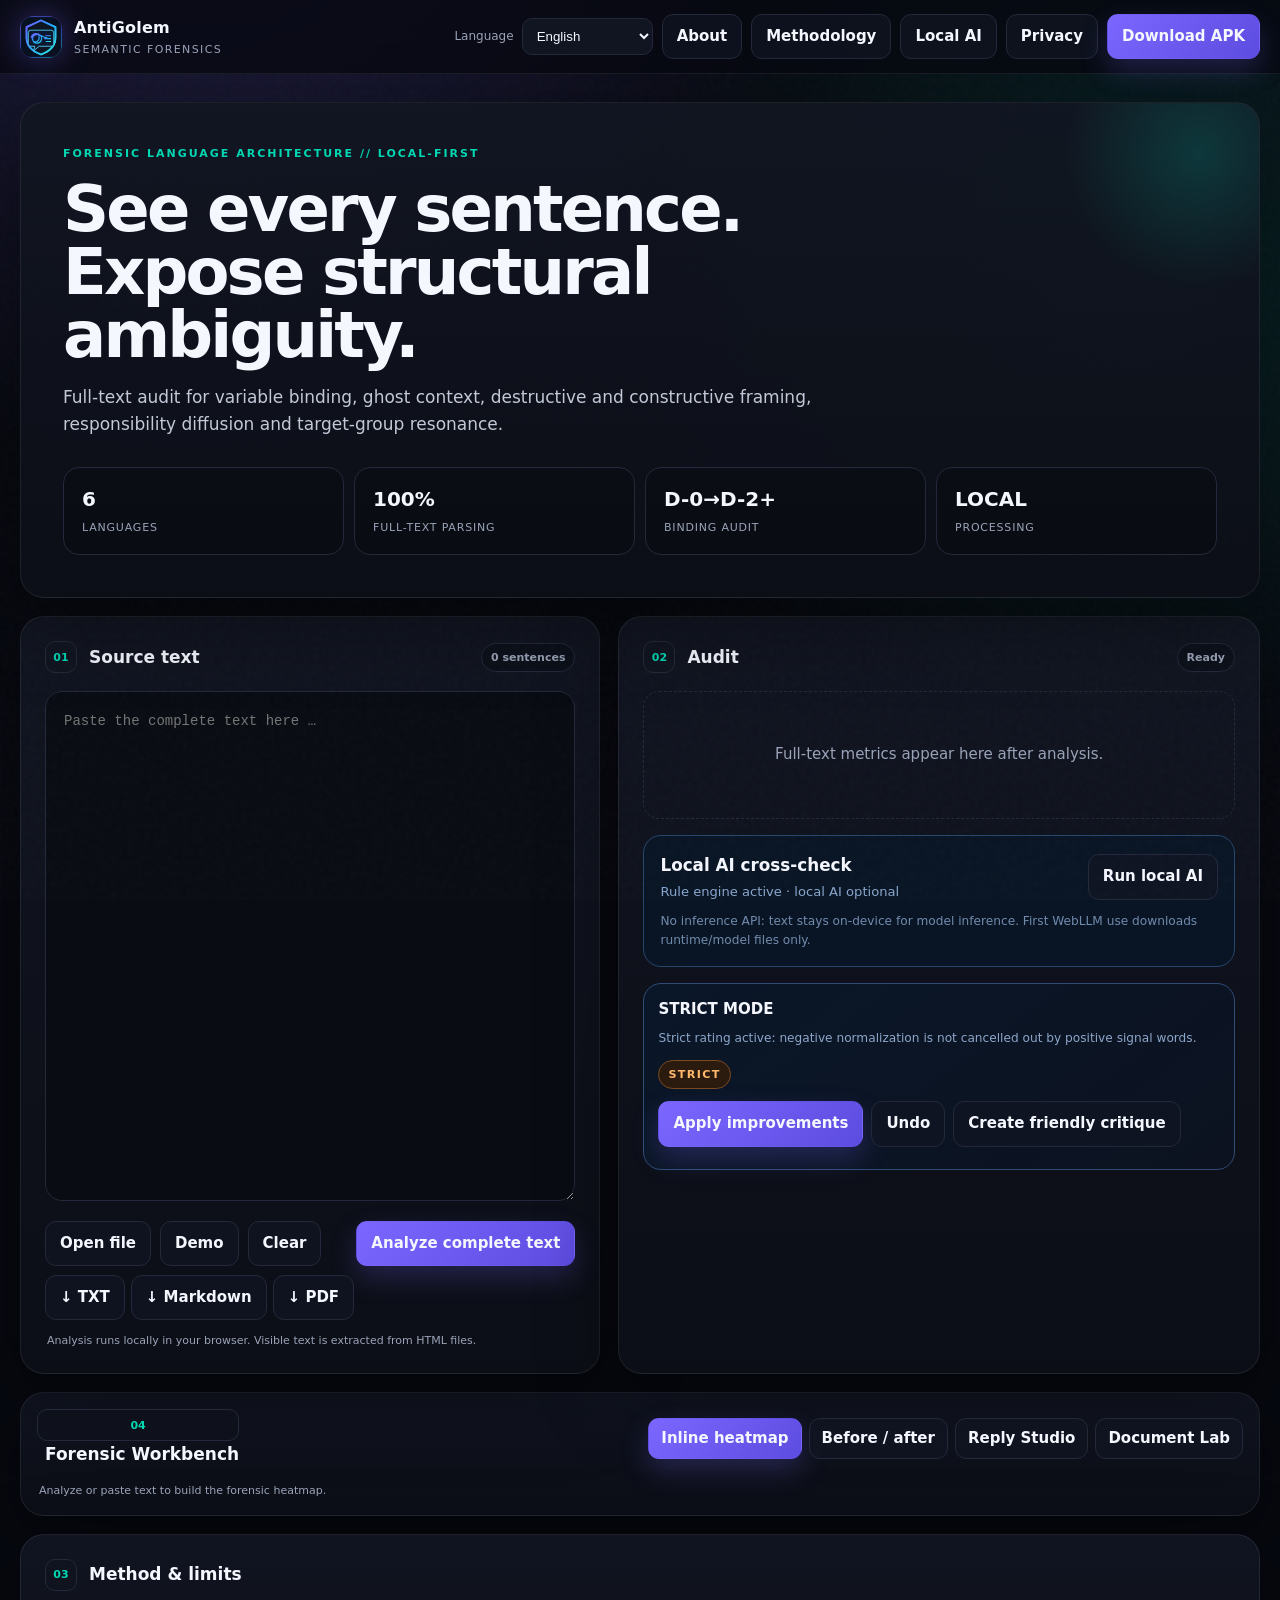
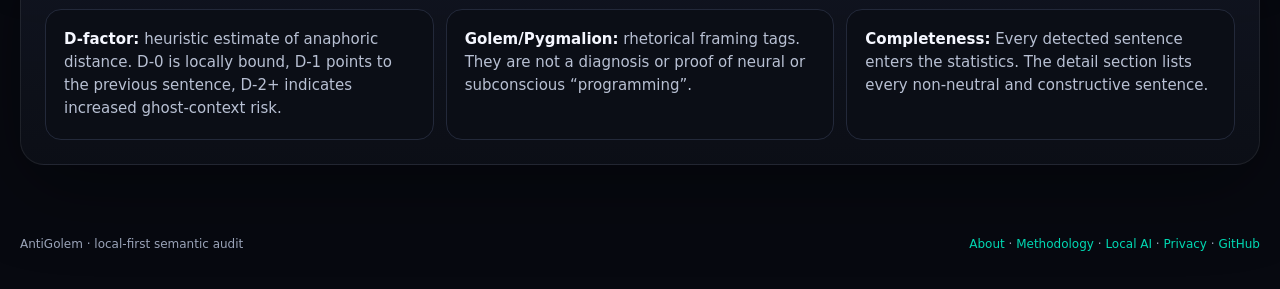
<file: index.html>
<!doctype html>
<html lang="en">
<head>
  <meta charset="utf-8" />
  <meta name="viewport" content="width=device-width,initial-scale=1,viewport-fit=cover" />
  <meta name="theme-color" content="#090b12" />
  <meta name="description" content="AntiGolem — local-first semantic forensics and sentence-by-sentence language audit." />
  <title>AntiGolem — Semantic Forensics</title>
  <link rel="icon" href="assets/brand/antigolem-logo.svg" type="image/svg+xml" />
  <link rel="manifest" href="manifest.webmanifest" />
  <link rel="stylesheet" href="styles.css" />
  <script src="locale-bootstrap.js"></script>
</head>
<body>
  <div class="noise"></div>
  <header class="topbar">
    <a class="brand" href="#top" aria-label="AntiGolem home">
      <span class="brandMark" aria-hidden="true" style="overflow:hidden;padding:0"><img src="assets/brand/antigolem-logo.svg" alt="" style="width:100%;height:100%;display:block" /></span>
      <span><b>AntiGolem</b><small>Semantic Forensics</small></span>
    </a>
    <div class="topActions">
      <label class="selectWrap"><span data-i18n="language">Language</span>
        <select id="languageSelect" aria-label="Language">
          <option value="de">Deutsch</option><option value="en">English</option><option value="fr">Français</option>
          <option value="es">Español</option><option value="it">Italiano</option><option value="nl">Nederlands</option>
        </select>
      </label>
      <a class="button ghost" href="about.html">About</a>
      <a class="button ghost" href="methodology.html">Methodology</a>
      <a class="button ghost" href="local-ai.html">Local AI</a>
      <a class="button ghost" href="privacy.html" data-i18n="privacy">Privacy</a>
      <a class="button primary" href="https://github.com/chekento/antigolem/releases/latest/download/AntiGolem.apk" data-i18n="apk">Download APK</a>
    </div>
  </header>

  <main id="top">
    <section class="hero panel glow">
      <div class="eyebrow">FORENSIC LANGUAGE ARCHITECTURE // LOCAL-FIRST</div>
      <h1 data-i18n="heroTitle">See every sentence. Expose structural ambiguity.</h1>
      <p data-i18n="heroText">Full-text audit for variable binding, ghost context, destructive and constructive framing, responsibility diffusion and target-group resonance.</p>
      <div class="heroGrid">
        <div><b>6</b><span data-i18n="languages">Languages</span></div>
        <div><b>100%</b><span data-i18n="fullText">Full-text parsing</span></div>
        <div><b>D-0→D-2+</b><span>Binding audit</span></div>
        <div><b>LOCAL</b><span data-i18n="processing">Processing</span></div>
      </div>
    </section>

    <section class="workspace">
      <article class="panel inputPanel">
        <div class="sectionHead"><div><span class="step">01</span><h2 data-i18n="source">Source text</h2></div><span id="sentencePreview" class="pill">0 sentences</span></div>
        <textarea id="sourceText" spellcheck="false" data-i18n-placeholder="placeholder" placeholder="Paste the complete text here …"></textarea>
        <div class="toolRow">
          <label class="button ghost fileButton"><input id="fileInput" type="file" accept=".txt,.md,.html,.htm,.csv,.json,text/plain,text/markdown,text/html" /><span data-i18n="file">Open file</span></label>
          <button id="demoBtn" class="button ghost" type="button" data-i18n="demo">Demo</button>
          <button id="clearBtn" class="button ghost" type="button" data-i18n="clear">Clear</button>
          <button id="analyzeBtn" class="button primary wide" type="button" data-i18n="analyze">Analyze complete text</button>
        </div>
        <p class="micro" data-i18n="localNote">Analysis runs locally in your browser. Visible text is extracted from HTML files.</p>
      </article>

      <article class="panel resultPanel">
        <div class="sectionHead"><div><span class="step">02</span><h2 data-i18n="audit">Audit</h2></div><span id="statusPill" class="pill idle" data-i18n="ready">Ready</span></div>
        <div id="metricGrid" class="metrics emptyState"><p data-i18n="empty">Full-text metrics appear here after analysis.</p></div>
        <div id="reportActions" class="toolRow hidden"><button id="copyBtn" class="button ghost" type="button" data-i18n="copy">Copy protocol</button><button id="downloadBtn" class="button ghost" type="button" data-i18n="download">Download Markdown</button></div>
        <pre id="report" class="report" aria-live="polite"></pre>
      </article>
    </section>

    <section class="panel methodology">
      <div><span class="step">03</span><h2 data-i18n="method">Method &amp; limits</h2></div>
      <div class="methodGrid">
        <p data-i18n="method1"><b>D-factor:</b> heuristic estimate of anaphoric distance. D-0 is locally bound, D-1 points to the previous sentence, D-2+ indicates increased ghost-context risk.</p>
        <p data-i18n="method2"><b>Golem/Pygmalion:</b> rhetorical framing tags. They are not a diagnosis or proof of neural or subconscious “programming”.</p>
        <p data-i18n="method3"><b>Completeness:</b> Every detected sentence enters the statistics. The detail section lists every non-neutral and constructive sentence.</p>
      </div>
    </section>
  </main>

  <footer><span>AntiGolem · local-first semantic audit</span><span><a href="about.html">About</a> · <a href="methodology.html">Methodology</a> · <a href="local-ai.html">Local AI</a> · <a href="privacy.html">Privacy</a> · <a href="https://github.com/chekento/antigolem">GitHub</a></span></footer>
  <script src="app.js"></script>
  <script src="report-i18n.js"></script>
  <script src="advanced-stats.js"></script>
  <script src="local-ai.js"></script>
  <script src="editor-tools.js"></script>
  <script src="workbench.js"></script>
  <script src="share-tools.js"></script>
  <script src="export-tools.js"></script>
</body>
</html>
</file>
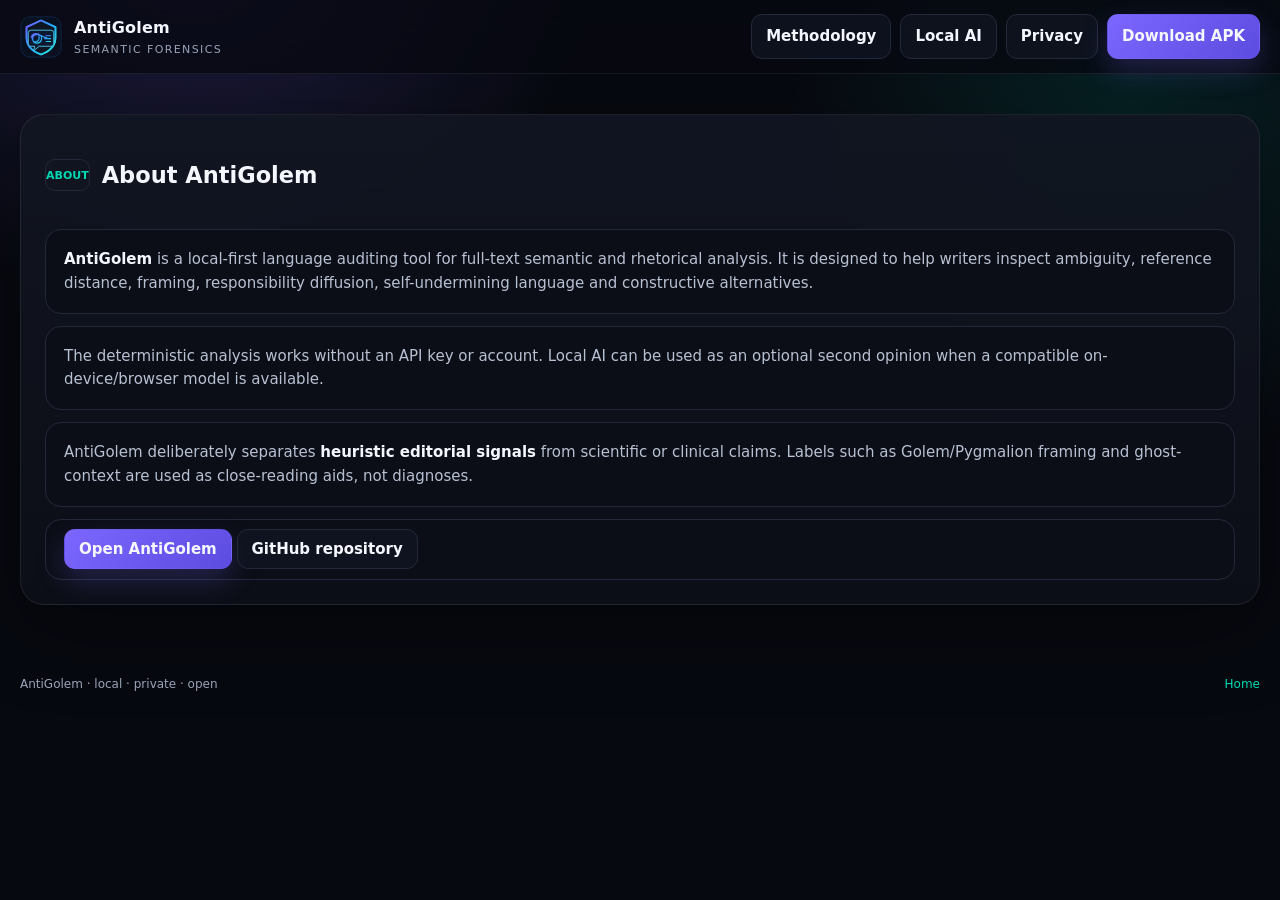
<file: about/index.html>
<!doctype html><meta charset="utf-8"><meta http-equiv="refresh" content="0;url=../about.html"><link rel="canonical" href="../about.html"><title>About AntiGolem</title><p>Redirecting to <a href="../about.html">About AntiGolem</a>…</p>
</file>
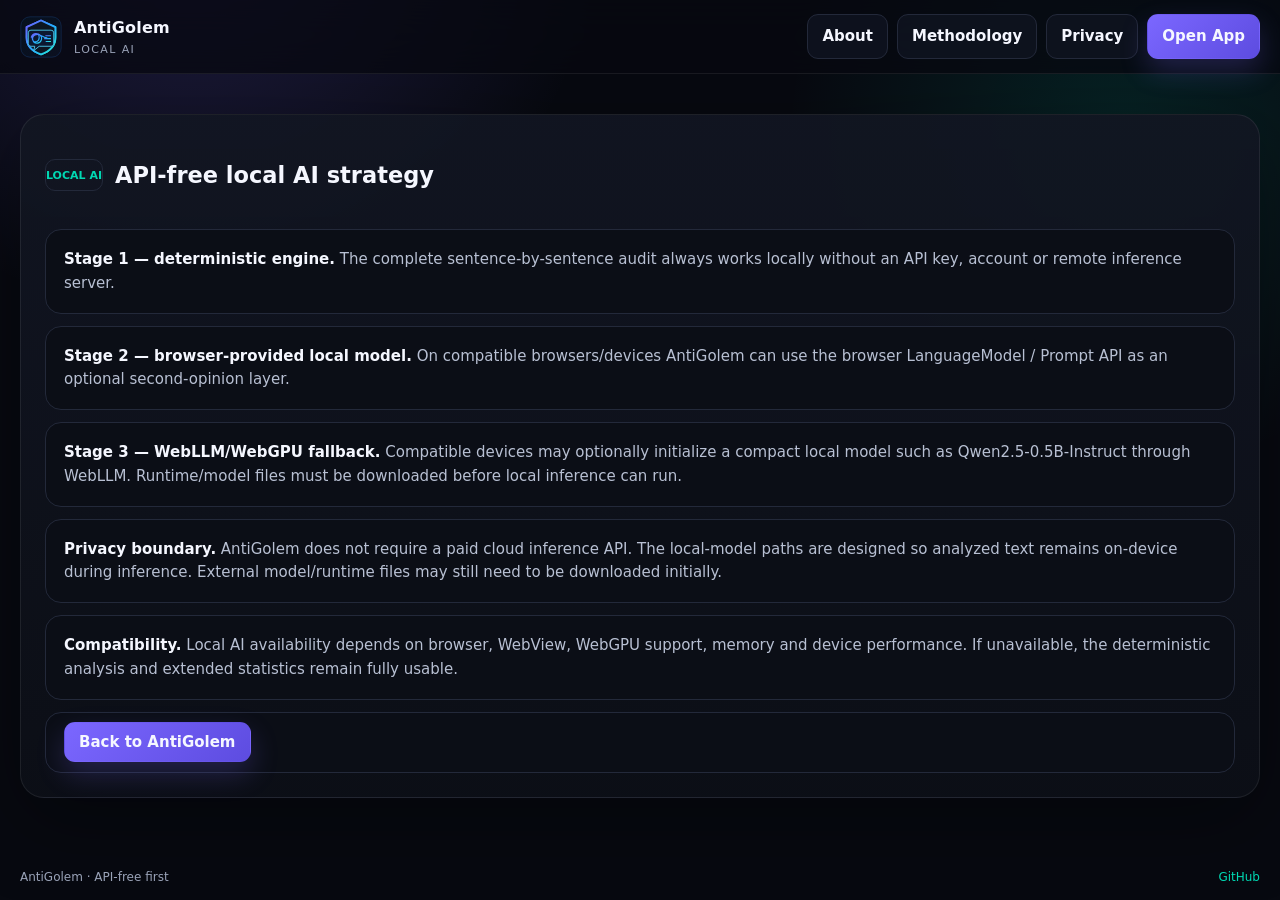
<file: local-ai/index.html>
<!doctype html><meta charset="utf-8"><meta http-equiv="refresh" content="0;url=../local-ai.html"><link rel="canonical" href="../local-ai.html"><title>AntiGolem Local AI</title><p>Redirecting to <a href="../local-ai.html">AntiGolem Local AI</a>…</p>
</file>
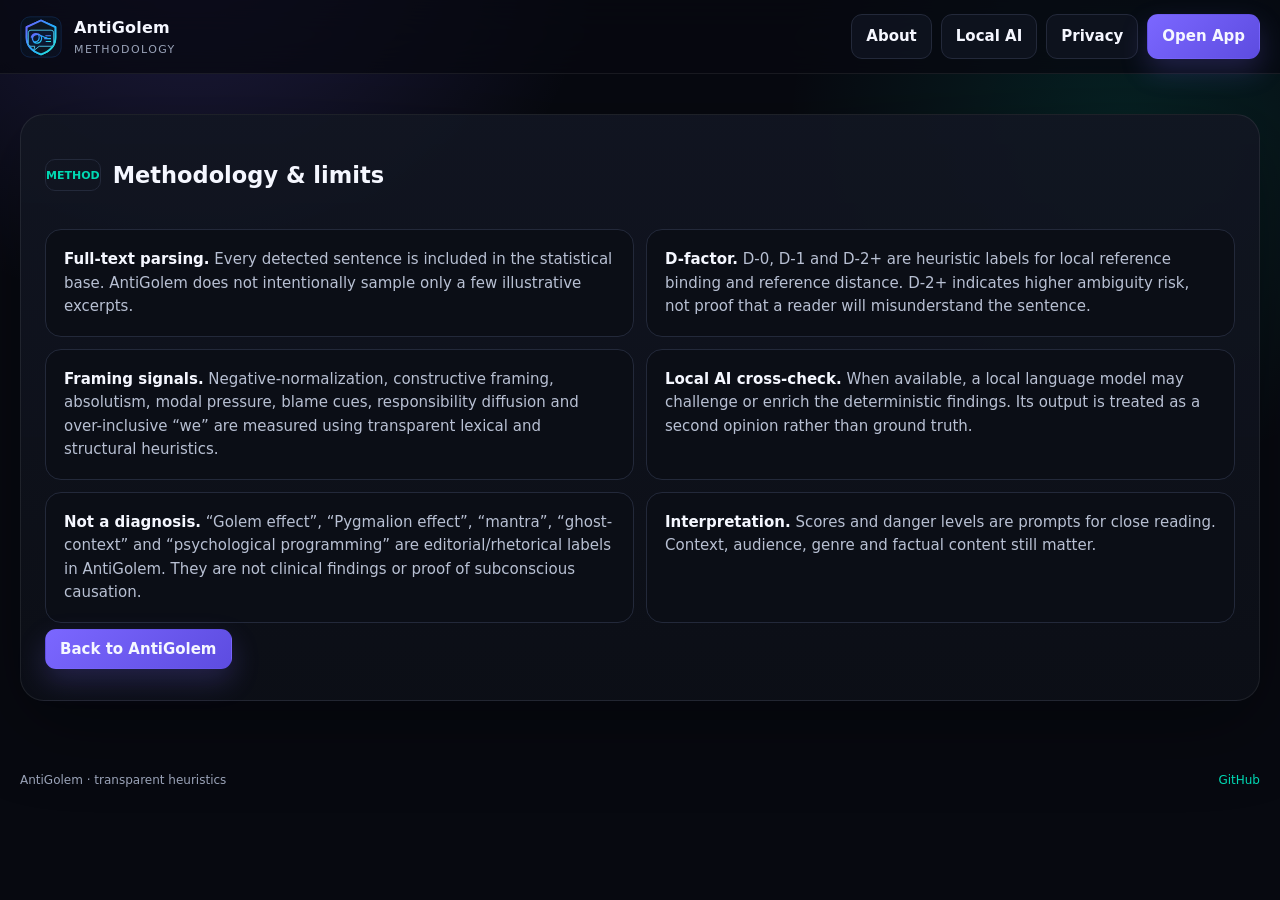
<file: methodology/index.html>
<!doctype html><meta charset="utf-8"><meta http-equiv="refresh" content="0;url=../methodology.html"><link rel="canonical" href="../methodology.html"><title>AntiGolem Methodology</title><p>Redirecting to <a href="../methodology.html">AntiGolem Methodology</a>…</p>
</file>
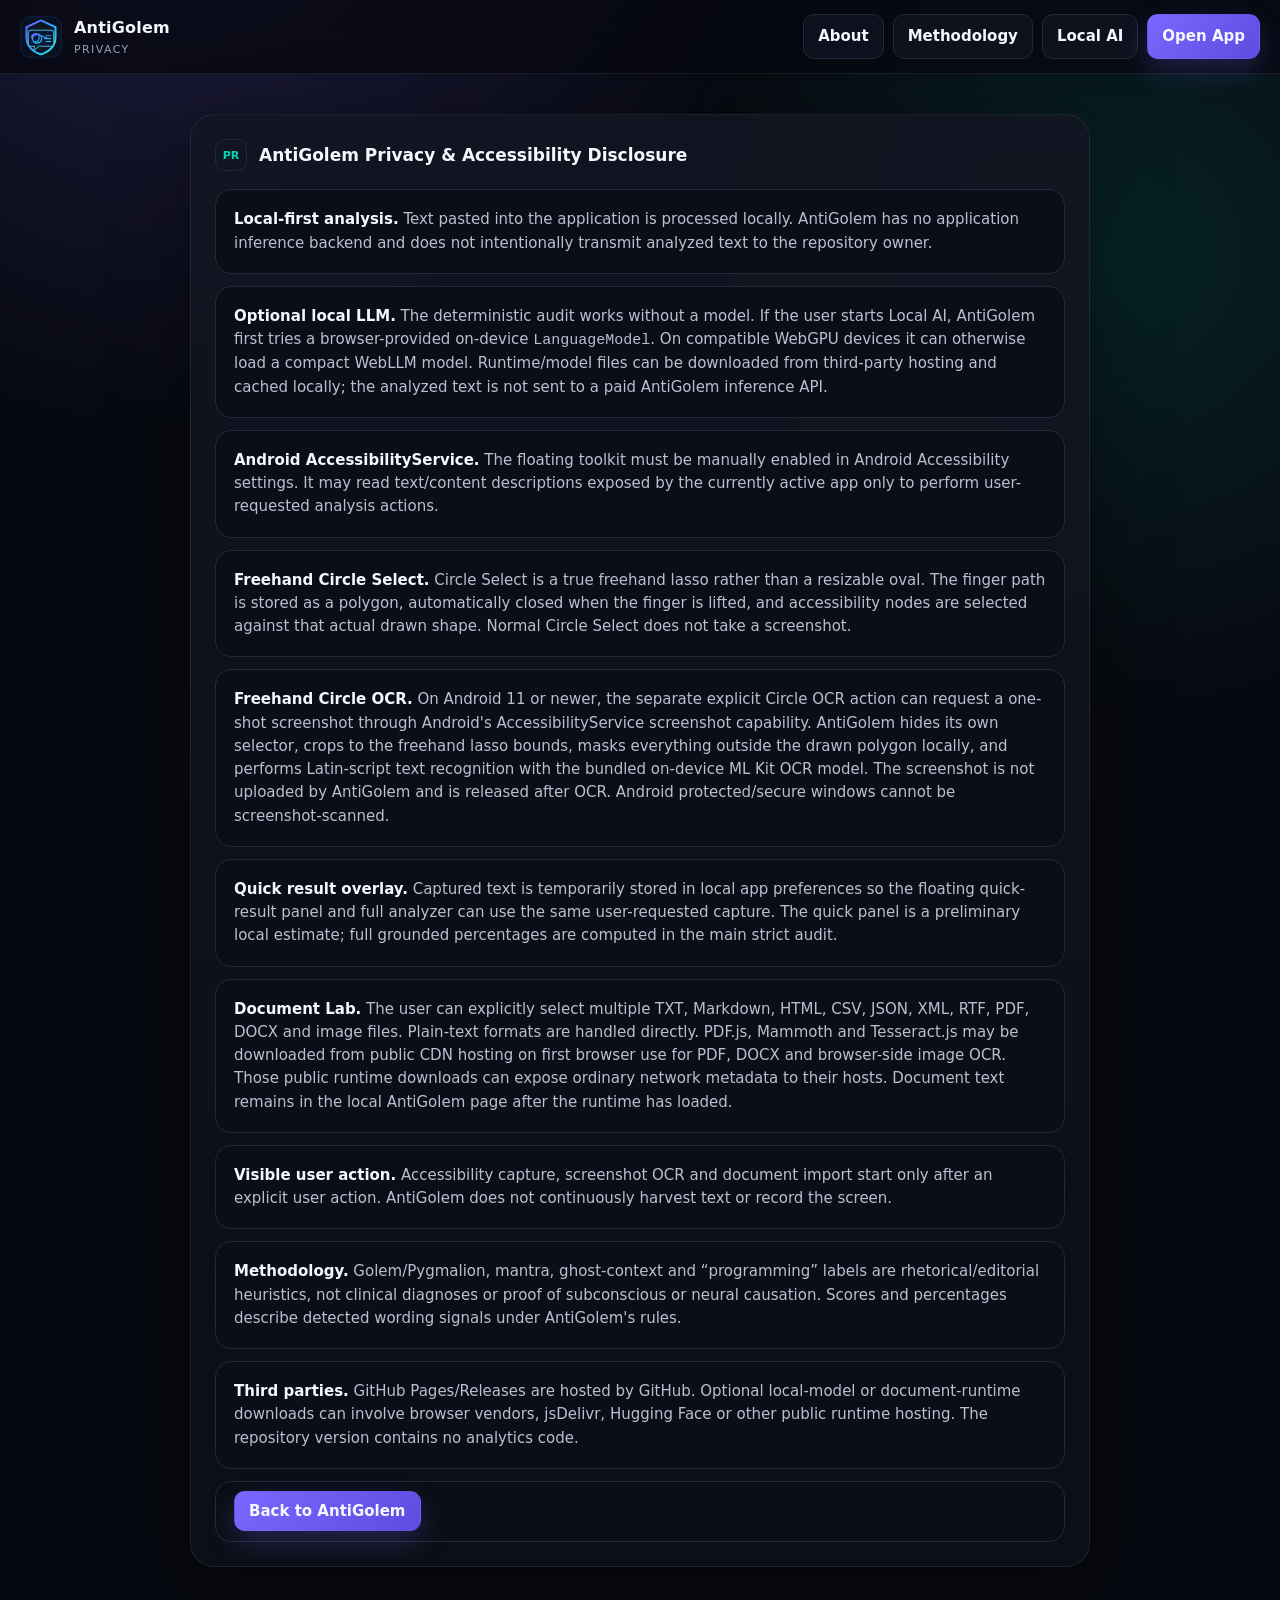
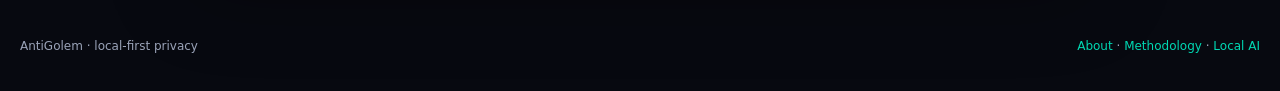
<file: privacy/index.html>
<!doctype html><meta charset="utf-8"><meta http-equiv="refresh" content="0;url=../privacy.html"><link rel="canonical" href="../privacy.html"><title>AntiGolem Privacy</title><p>Redirecting to <a href="../privacy.html">AntiGolem Privacy</a>…</p>
</file>
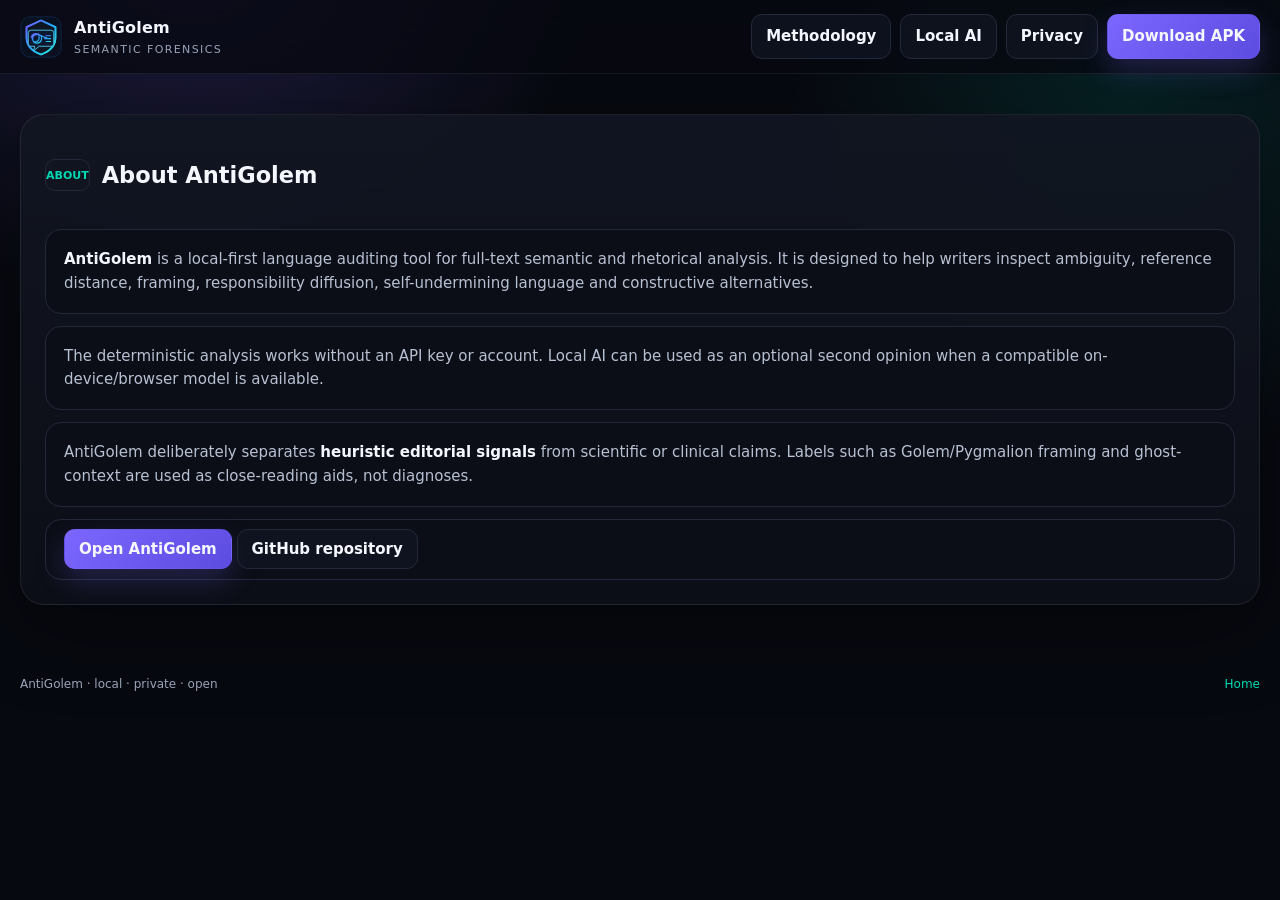
<file: about.html>
<!doctype html>
<html lang="en"><head><meta charset="utf-8"><meta name="viewport" content="width=device-width,initial-scale=1"><meta name="theme-color" content="#090b12"><title>About AntiGolem</title><link rel="stylesheet" href="styles.css"><link rel="icon" href="assets/brand/antigolem-logo.svg"></head><body>
<header class="topbar"><a class="brand" href="./"><img src="assets/brand/antigolem-logo.svg" alt="" width="42" height="42"><span><b>AntiGolem</b><small>Semantic Forensics</small></span></a><div class="topActions"><a class="button ghost" href="methodology.html">Methodology</a><a class="button ghost" href="local-ai.html">Local AI</a><a class="button ghost" href="privacy.html">Privacy</a><a class="button primary" href="https://github.com/chekento/antigolem/releases/latest/download/AntiGolem.apk">Download APK</a></div></header>
<main><section class="panel methodology" style="margin-top:40px"><div><span class="step">ABOUT</span><h1>About AntiGolem</h1></div><div class="methodGrid" style="grid-template-columns:1fr"><p><b>AntiGolem</b> is a local-first language auditing tool for full-text semantic and rhetorical analysis. It is designed to help writers inspect ambiguity, reference distance, framing, responsibility diffusion, self-undermining language and constructive alternatives.</p><p>The deterministic analysis works without an API key or account. Local AI can be used as an optional second opinion when a compatible on-device/browser model is available.</p><p>AntiGolem deliberately separates <b>heuristic editorial signals</b> from scientific or clinical claims. Labels such as Golem/Pygmalion framing and ghost-context are used as close-reading aids, not diagnoses.</p><p><a class="button primary" href="./">Open AntiGolem</a> <a class="button ghost" href="https://github.com/chekento/antigolem">GitHub repository</a></p></div></section></main>
<footer><span>AntiGolem · local · private · open</span><a href="./">Home</a></footer></body></html>
</file>
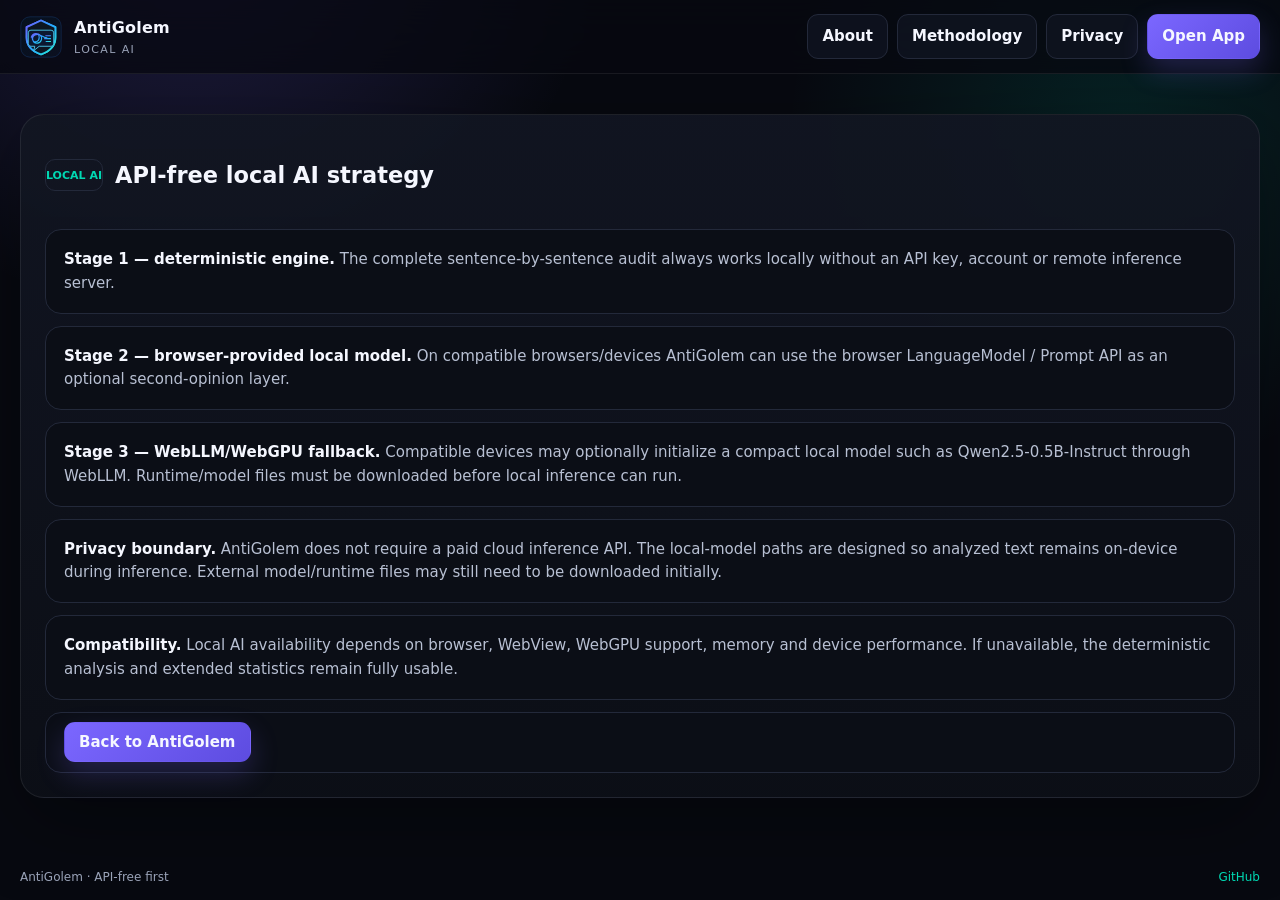
<file: local-ai.html>
<!doctype html>
<html lang="en"><head><meta charset="utf-8"><meta name="viewport" content="width=device-width,initial-scale=1"><meta name="theme-color" content="#090b12"><title>AntiGolem Local AI</title><link rel="stylesheet" href="styles.css"><link rel="icon" href="assets/brand/antigolem-logo.svg"></head><body>
<header class="topbar"><a class="brand" href="./"><img src="assets/brand/antigolem-logo.svg" alt="" width="42" height="42"><span><b>AntiGolem</b><small>Local AI</small></span></a><div class="topActions"><a class="button ghost" href="about.html">About</a><a class="button ghost" href="methodology.html">Methodology</a><a class="button ghost" href="privacy.html">Privacy</a><a class="button primary" href="./">Open App</a></div></header>
<main><section class="panel methodology" style="margin-top:40px"><div><span class="step">LOCAL AI</span><h1>API-free local AI strategy</h1></div><div class="methodGrid" style="grid-template-columns:1fr"><p><b>Stage 1 — deterministic engine.</b> The complete sentence-by-sentence audit always works locally without an API key, account or remote inference server.</p><p><b>Stage 2 — browser-provided local model.</b> On compatible browsers/devices AntiGolem can use the browser LanguageModel / Prompt API as an optional second-opinion layer.</p><p><b>Stage 3 — WebLLM/WebGPU fallback.</b> Compatible devices may optionally initialize a compact local model such as Qwen2.5-0.5B-Instruct through WebLLM. Runtime/model files must be downloaded before local inference can run.</p><p><b>Privacy boundary.</b> AntiGolem does not require a paid cloud inference API. The local-model paths are designed so analyzed text remains on-device during inference. External model/runtime files may still need to be downloaded initially.</p><p><b>Compatibility.</b> Local AI availability depends on browser, WebView, WebGPU support, memory and device performance. If unavailable, the deterministic analysis and extended statistics remain fully usable.</p><p><a class="button primary" href="./">Back to AntiGolem</a></p></div></section></main>
<footer><span>AntiGolem · API-free first</span><a href="https://github.com/chekento/antigolem">GitHub</a></footer></body></html>
</file>
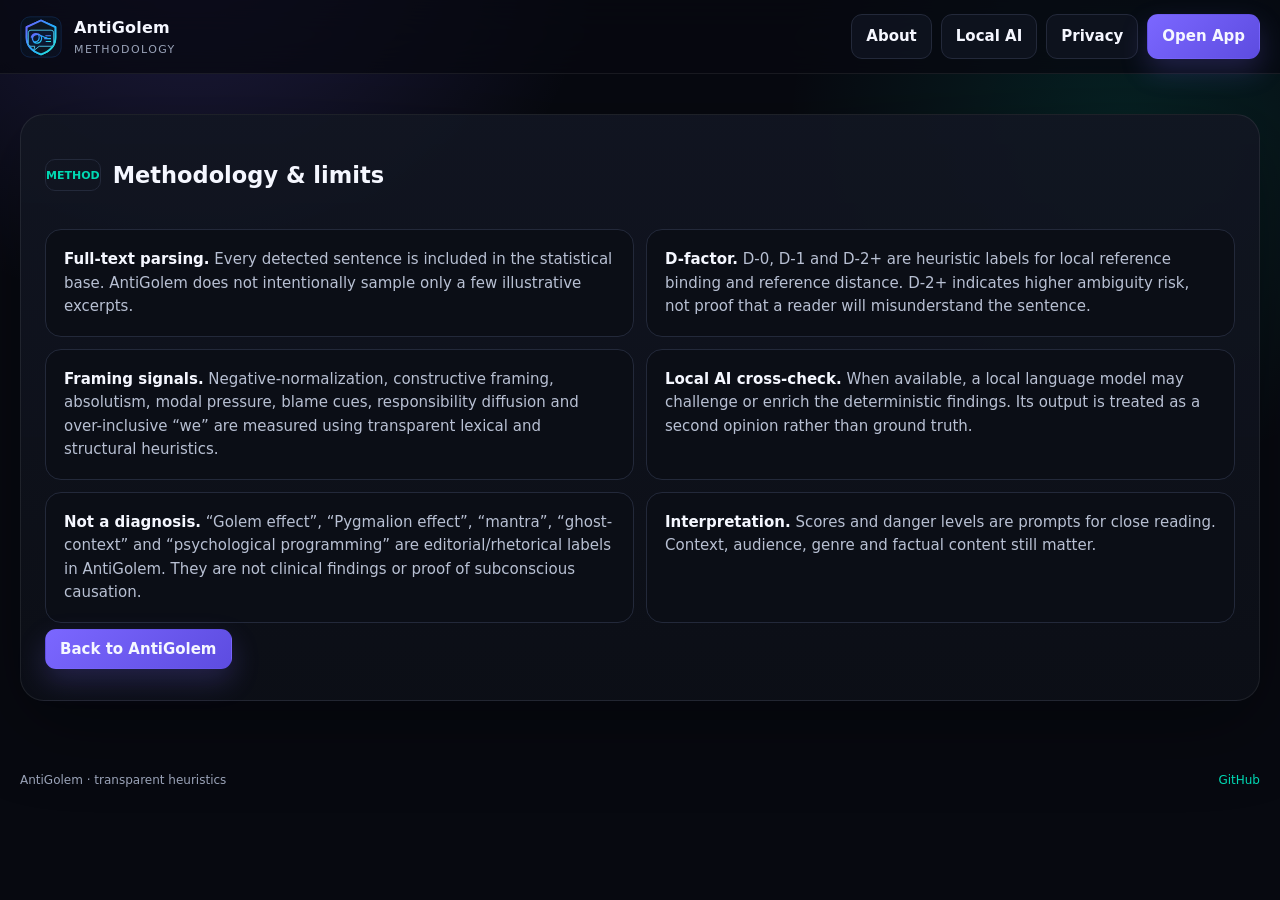
<file: methodology.html>
<!doctype html>
<html lang="en"><head><meta charset="utf-8"><meta name="viewport" content="width=device-width,initial-scale=1"><meta name="theme-color" content="#090b12"><title>AntiGolem Methodology</title><link rel="stylesheet" href="styles.css"><link rel="icon" href="assets/brand/antigolem-logo.svg"></head><body>
<header class="topbar"><a class="brand" href="./"><img src="assets/brand/antigolem-logo.svg" alt="" width="42" height="42"><span><b>AntiGolem</b><small>Methodology</small></span></a><div class="topActions"><a class="button ghost" href="about.html">About</a><a class="button ghost" href="local-ai.html">Local AI</a><a class="button ghost" href="privacy.html">Privacy</a><a class="button primary" href="./">Open App</a></div></header>
<main><section class="panel methodology" style="margin-top:40px"><div><span class="step">METHOD</span><h1>Methodology & limits</h1></div><div class="methodGrid" style="grid-template-columns:1fr 1fr"><p><b>Full-text parsing.</b> Every detected sentence is included in the statistical base. AntiGolem does not intentionally sample only a few illustrative excerpts.</p><p><b>D-factor.</b> D-0, D-1 and D-2+ are heuristic labels for local reference binding and reference distance. D-2+ indicates higher ambiguity risk, not proof that a reader will misunderstand the sentence.</p><p><b>Framing signals.</b> Negative-normalization, constructive framing, absolutism, modal pressure, blame cues, responsibility diffusion and over-inclusive “we” are measured using transparent lexical and structural heuristics.</p><p><b>Local AI cross-check.</b> When available, a local language model may challenge or enrich the deterministic findings. Its output is treated as a second opinion rather than ground truth.</p><p><b>Not a diagnosis.</b> “Golem effect”, “Pygmalion effect”, “mantra”, “ghost-context” and “psychological programming” are editorial/rhetorical labels in AntiGolem. They are not clinical findings or proof of subconscious causation.</p><p><b>Interpretation.</b> Scores and danger levels are prompts for close reading. Context, audience, genre and factual content still matter.</p></div><p><a class="button primary" href="./">Back to AntiGolem</a></p></section></main>
<footer><span>AntiGolem · transparent heuristics</span><a href="https://github.com/chekento/antigolem">GitHub</a></footer></body></html>
</file>
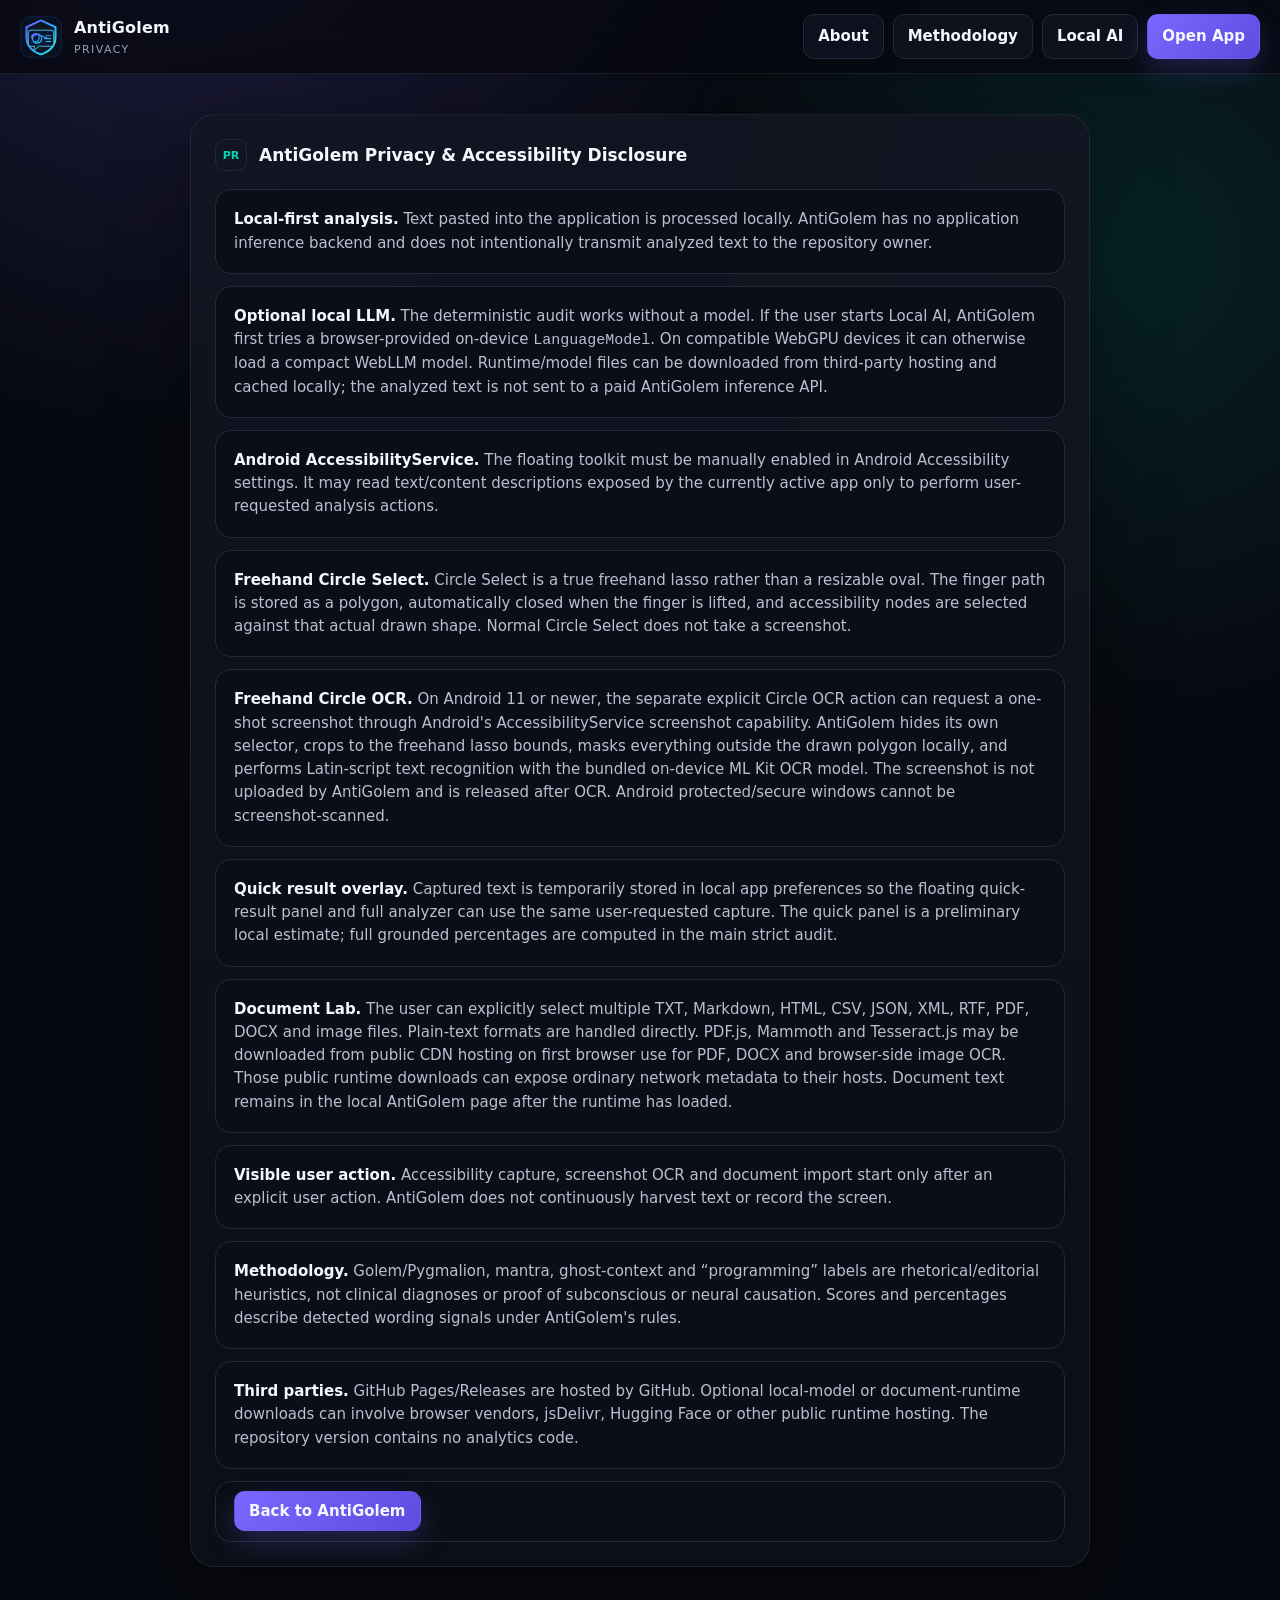
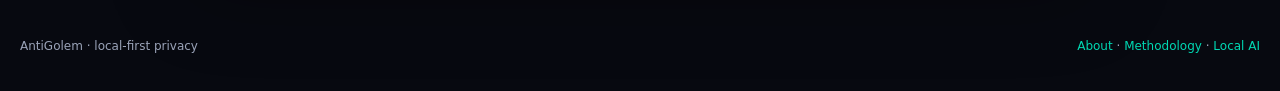
<file: privacy.html>
<!doctype html><html lang="en"><head><meta charset="utf-8"><meta name="viewport" content="width=device-width,initial-scale=1"><meta name="theme-color" content="#090b12"><title>AntiGolem Privacy</title><link rel="icon" href="assets/brand/antigolem-logo.svg" type="image/svg+xml"><link rel="stylesheet" href="styles.css"></head><body><header class="topbar"><a class="brand" href="./"><img src="assets/brand/antigolem-logo.svg" alt="" width="42" height="42"><span><b>AntiGolem</b><small>Privacy</small></span></a><div class="topActions"><a class="button ghost" href="about.html">About</a><a class="button ghost" href="methodology.html">Methodology</a><a class="button ghost" href="local-ai.html">Local AI</a><a class="button primary" href="./">Open App</a></div></header><main style="max-width:900px"><section class="panel methodology" style="margin-top:40px"><div><span class="step">PR</span><h2>AntiGolem Privacy & Accessibility Disclosure</h2></div><div class="methodGrid" style="grid-template-columns:1fr"><p><b>Local-first analysis.</b> Text pasted into the application is processed locally. AntiGolem has no application inference backend and does not intentionally transmit analyzed text to the repository owner.</p><p><b>Optional local LLM.</b> The deterministic audit works without a model. If the user starts Local AI, AntiGolem first tries a browser-provided on-device <code>LanguageModel</code>. On compatible WebGPU devices it can otherwise load a compact WebLLM model. Runtime/model files can be downloaded from third-party hosting and cached locally; the analyzed text is not sent to a paid AntiGolem inference API.</p><p><b>Android AccessibilityService.</b> The floating toolkit must be manually enabled in Android Accessibility settings. It may read text/content descriptions exposed by the currently active app only to perform user-requested analysis actions.</p><p><b>Freehand Circle Select.</b> Circle Select is a true freehand lasso rather than a resizable oval. The finger path is stored as a polygon, automatically closed when the finger is lifted, and accessibility nodes are selected against that actual drawn shape. Normal Circle Select does not take a screenshot.</p><p><b>Freehand Circle OCR.</b> On Android 11 or newer, the separate explicit Circle OCR action can request a one-shot screenshot through Android's AccessibilityService screenshot capability. AntiGolem hides its own selector, crops to the freehand lasso bounds, masks everything outside the drawn polygon locally, and performs Latin-script text recognition with the bundled on-device ML Kit OCR model. The screenshot is not uploaded by AntiGolem and is released after OCR. Android protected/secure windows cannot be screenshot-scanned.</p><p><b>Quick result overlay.</b> Captured text is temporarily stored in local app preferences so the floating quick-result panel and full analyzer can use the same user-requested capture. The quick panel is a preliminary local estimate; full grounded percentages are computed in the main strict audit.</p><p><b>Document Lab.</b> The user can explicitly select multiple TXT, Markdown, HTML, CSV, JSON, XML, RTF, PDF, DOCX and image files. Plain-text formats are handled directly. PDF.js, Mammoth and Tesseract.js may be downloaded from public CDN hosting on first browser use for PDF, DOCX and browser-side image OCR. Those public runtime downloads can expose ordinary network metadata to their hosts. Document text remains in the local AntiGolem page after the runtime has loaded.</p><p><b>Visible user action.</b> Accessibility capture, screenshot OCR and document import start only after an explicit user action. AntiGolem does not continuously harvest text or record the screen.</p><p><b>Methodology.</b> Golem/Pygmalion, mantra, ghost-context and “programming” labels are rhetorical/editorial heuristics, not clinical diagnoses or proof of subconscious or neural causation. Scores and percentages describe detected wording signals under AntiGolem's rules.</p><p><b>Third parties.</b> GitHub Pages/Releases are hosted by GitHub. Optional local-model or document-runtime downloads can involve browser vendors, jsDelivr, Hugging Face or other public runtime hosting. The repository version contains no analytics code.</p><p><a class="button primary" href="./">Back to AntiGolem</a></p></div></section></main><footer><span>AntiGolem · local-first privacy</span><span><a href="about.html">About</a> · <a href="methodology.html">Methodology</a> · <a href="local-ai.html">Local AI</a></span></footer></body></html>
</file>
<file: styles.css>
:root{--bg:#070910;--panel:#10131d;--panel2:#0c0f17;--text:#f5f7ff;--muted:#9aa3b8;--line:#23293a;--accent:#7b67ff;--accent2:#00d8b3;--bad:#ff5577;--amb:#ffb84d;--good:#52e08d;--neutral:#8da0bd;--shadow:0 24px 80px rgba(0,0,0,.35)}*{box-sizing:border-box}html{scroll-behavior:smooth}body{margin:0;background:radial-gradient(circle at 15% -10%,rgba(123,103,255,.22),transparent 28%),radial-gradient(circle at 88% 15%,rgba(0,216,179,.12),transparent 25%),var(--bg);color:var(--text);font:15px/1.55 Inter,ui-sans-serif,system-ui,-apple-system,BlinkMacSystemFont,"Segoe UI",sans-serif;min-height:100vh}.noise{position:fixed;inset:0;pointer-events:none;opacity:.035;background-image:url("data:image/svg+xml,%3Csvg viewBox='0 0 180 180' xmlns='http://www.w3.org/2000/svg'%3E%3Cfilter id='n'%3E%3CfeTurbulence type='fractalNoise' baseFrequency='.92' numOctaves='4' stitchTiles='stitch'/%3E%3C/filter%3E%3Crect width='100%25' height='100%25' filter='url(%23n)' opacity='.75'/%3E%3C/svg%3E")}.topbar{position:sticky;top:0;z-index:50;display:flex;justify-content:space-between;align-items:center;gap:20px;padding:14px max(20px,calc((100vw - 1320px)/2));backdrop-filter:blur(20px);background:rgba(7,9,16,.76);border-bottom:1px solid rgba(255,255,255,.07)}.brand{display:flex;align-items:center;gap:12px;color:var(--text);text-decoration:none}.brandMark{display:grid;place-items:center;width:42px;height:42px;border-radius:14px;font-weight:900;letter-spacing:-.5px;background:linear-gradient(145deg,var(--accent),#4c3de5 55%,var(--accent2));box-shadow:0 0 30px rgba(123,103,255,.35)}.brand b,.brand small{display:block}.brand b{font-size:16px;letter-spacing:.2px}.brand small{color:var(--muted);font-size:11px;text-transform:uppercase;letter-spacing:1.4px}.topActions,.toolRow{display:flex;align-items:center;gap:9px;flex-wrap:wrap}.selectWrap{display:flex;align-items:center;gap:8px;color:var(--muted);font-size:12px}.selectWrap select{background:#111522;color:var(--text);border:1px solid var(--line);padding:9px 30px 9px 10px;border-radius:10px}.button{appearance:none;border:1px solid var(--line);border-radius:11px;padding:10px 14px;color:var(--text);background:#111522;font:inherit;font-weight:700;text-decoration:none;cursor:pointer;transition:.18s ease}.button:hover{transform:translateY(-1px);border-color:#434b66}.button.primary{background:linear-gradient(135deg,var(--accent),#5d4ce0);border-color:transparent;box-shadow:0 12px 28px rgba(123,103,255,.22)}.button.ghost{background:rgba(17,21,34,.74)}.button.wide{margin-left:auto}.fileButton input{display:none}main{width:min(1320px,calc(100% - 40px));margin:28px auto 70px}.panel{background:linear-gradient(180deg,rgba(18,22,34,.92),rgba(12,15,23,.96));border:1px solid rgba(255,255,255,.075);border-radius:24px;box-shadow:var(--shadow)}.hero{padding:42px;position:relative;overflow:hidden}.hero:after{content:"";position:absolute;width:280px;height:280px;border-radius:50%;right:-80px;top:-90px;background:radial-gradient(circle,rgba(0,216,179,.18),transparent 68%)}.eyebrow{color:var(--accent2);font-size:11px;font-weight:900;letter-spacing:2px}.hero h1{font-size:clamp(34px,5vw,68px);line-height:.98;max-width:900px;margin:16px 0 18px;letter-spacing:-2.8px}.hero>p{max-width:800px;color:#c2c8d7;font-size:17px}.heroGrid{margin-top:30px;display:grid;grid-template-columns:repeat(4,1fr);gap:10px}.heroGrid div{padding:16px 18px;border:1px solid var(--line);background:rgba(7,9,16,.45);border-radius:16px}.heroGrid b{display:block;font-size:20px}.heroGrid span{color:var(--muted);font-size:11px;text-transform:uppercase;letter-spacing:.8px}.workspace{display:grid;grid-template-columns:minmax(0,.95fr) minmax(0,1.05fr);gap:18px;margin-top:18px}.inputPanel,.resultPanel,.methodology{padding:24px}.sectionHead,.sectionHead>div,.methodology>div:first-child{display:flex;align-items:center;justify-content:space-between;gap:12px}.sectionHead>div,.methodology>div:first-child{justify-content:flex-start}.step{display:grid;place-items:center;min-width:32px;height:32px;border:1px solid var(--line);border-radius:10px;color:var(--accent2);font-size:11px;font-weight:900}h2{font-size:17px;margin:0}.pill{display:inline-flex;align-items:center;min-height:28px;padding:5px 9px;border-radius:999px;border:1px solid var(--line);background:#0c101a;color:var(--muted);font-size:11px;font-weight:800}.pill.active{color:var(--accent2);border-color:rgba(0,216,179,.35)}textarea{margin:18px 0 12px;width:100%;min-height:510px;resize:vertical;border-radius:17px;border:1px solid var(--line);background:#090c13;color:#e9edfa;padding:18px;font:14px/1.65 "SFMono-Regular",Consolas,"Liberation Mono",monospace;outline:none;box-shadow:inset 0 0 0 1px transparent}textarea:focus{border-color:#5548a8;box-shadow:0 0 0 3px rgba(123,103,255,.09)}.micro{color:var(--muted);font-size:11px;margin:12px 2px 0}.metrics{display:grid;grid-template-columns:repeat(2,1fr);gap:9px;margin-top:18px}.metric{padding:15px;border-radius:15px;background:#0b0e16;border:1px solid var(--line)}.metric span{display:block;color:var(--muted);font-size:11px;text-transform:uppercase;letter-spacing:.7px}.metric b{display:block;font-size:25px;margin-top:3px}.metric.bad b{color:var(--bad)}.metric.amb b{color:var(--amb)}.metric.good b{color:var(--good)}.metric.neutral b{color:var(--neutral)}.emptyState{display:block;padding:36px 18px;text-align:center;color:var(--muted);border:1px dashed var(--line);border-radius:16px}.report{margin:14px 0 0;white-space:pre-wrap;word-break:break-word;max-height:700px;overflow:auto;background:#080b12;border:1px solid var(--line);border-radius:17px;padding:18px;color:#e6eaf7;font:12px/1.7 "SFMono-Regular",Consolas,monospace}.report:empty{display:none}.methodology{margin-top:18px}.methodGrid{display:grid;grid-template-columns:repeat(3,1fr);gap:12px;margin-top:18px}.methodGrid p{margin:0;padding:18px;border:1px solid var(--line);border-radius:16px;color:#b8c0d3;background:#0b0e16}.methodGrid b{color:var(--text)}.hidden{display:none!important}footer{width:min(1320px,calc(100% - 40px));margin:0 auto 36px;display:flex;justify-content:space-between;color:var(--muted);font-size:12px}footer a{color:var(--accent2);text-decoration:none}@media(max-width:900px){.workspace{grid-template-columns:1fr}.heroGrid,.methodGrid{grid-template-columns:repeat(2,1fr)}textarea{min-height:350px}.topbar{align-items:flex-start}.topActions .selectWrap span,.topActions .ghost{display:none}}@media(max-width:560px){main{width:min(100% - 20px,1320px);margin-top:12px}.topbar{padding:10px}.brand small{display:none}.hero{padding:26px 20px}.hero h1{letter-spacing:-1.7px}.heroGrid{grid-template-columns:1fr 1fr}.inputPanel,.resultPanel,.methodology{padding:16px}.methodGrid{grid-template-columns:1fr}.button{padding:10px 12px}.button.wide{width:100%;margin-left:0}.selectWrap{margin-left:auto}footer{width:calc(100% - 24px)}}
</file>
